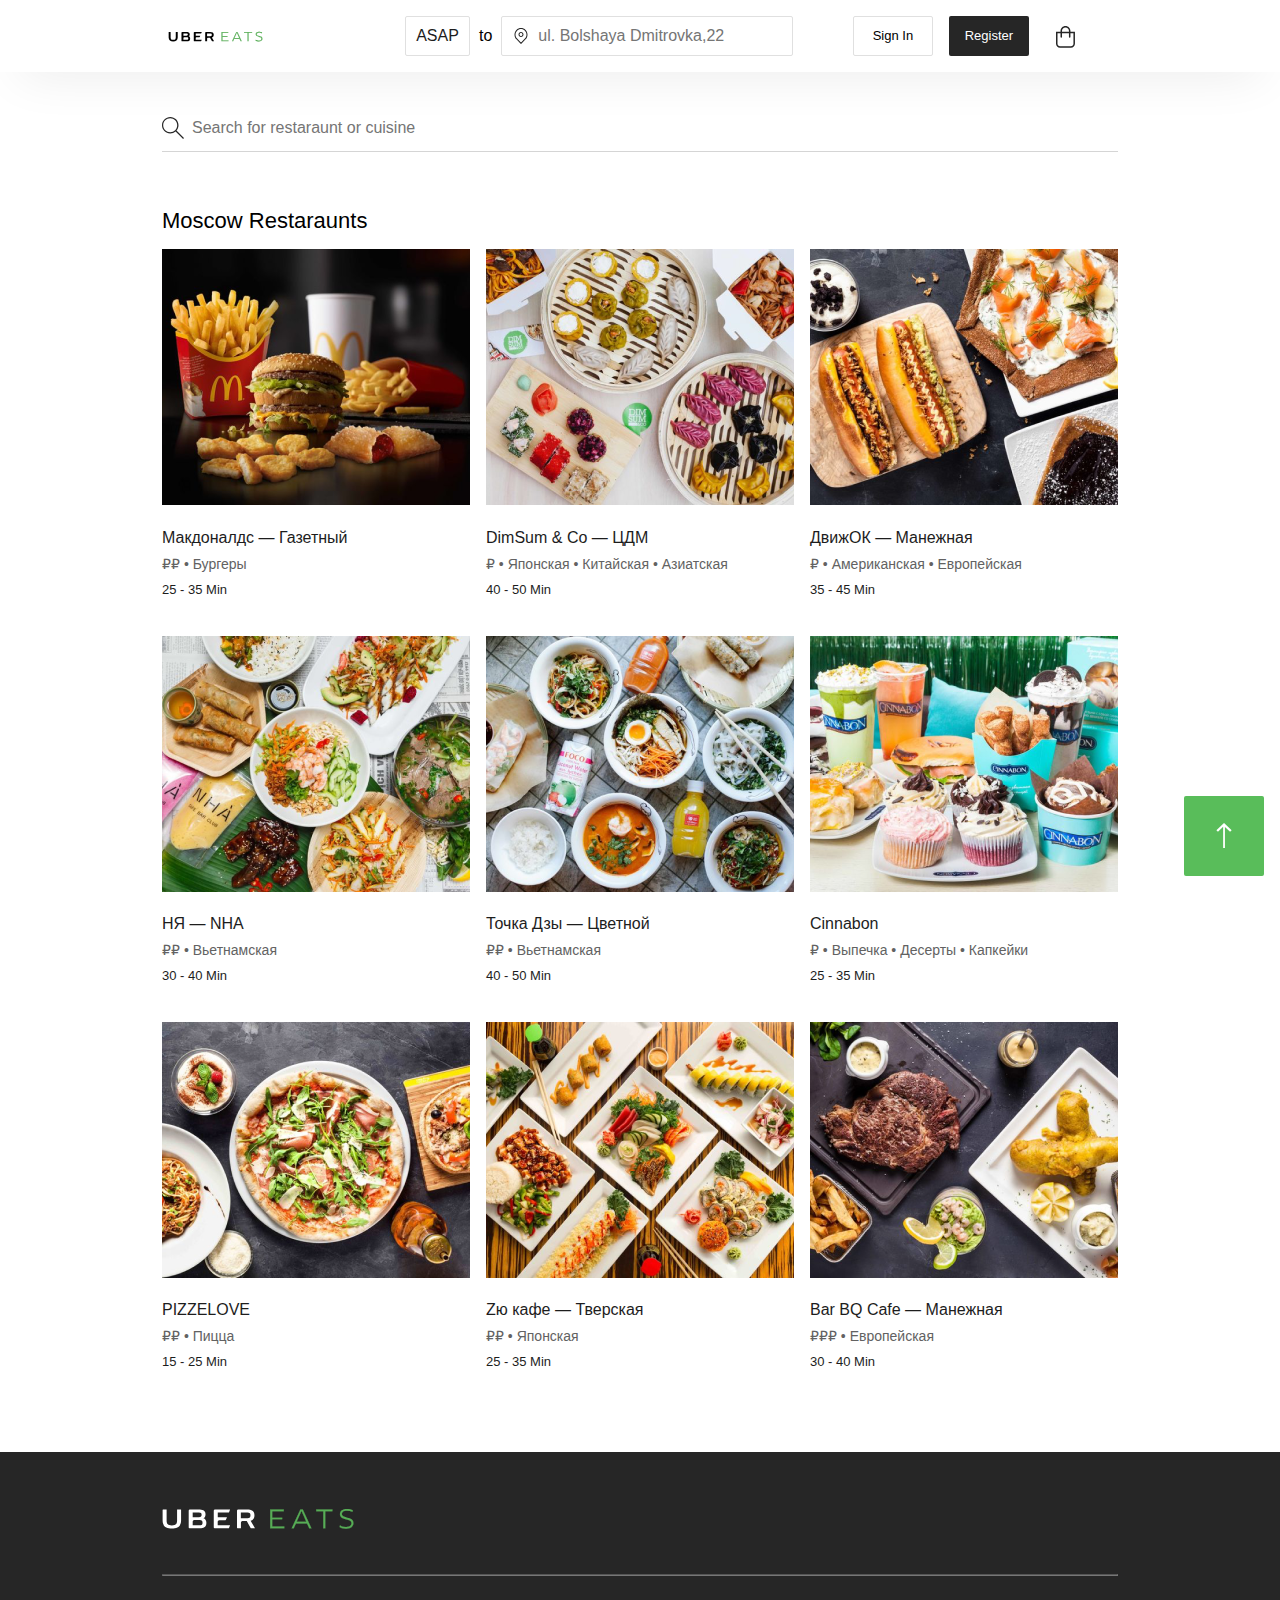
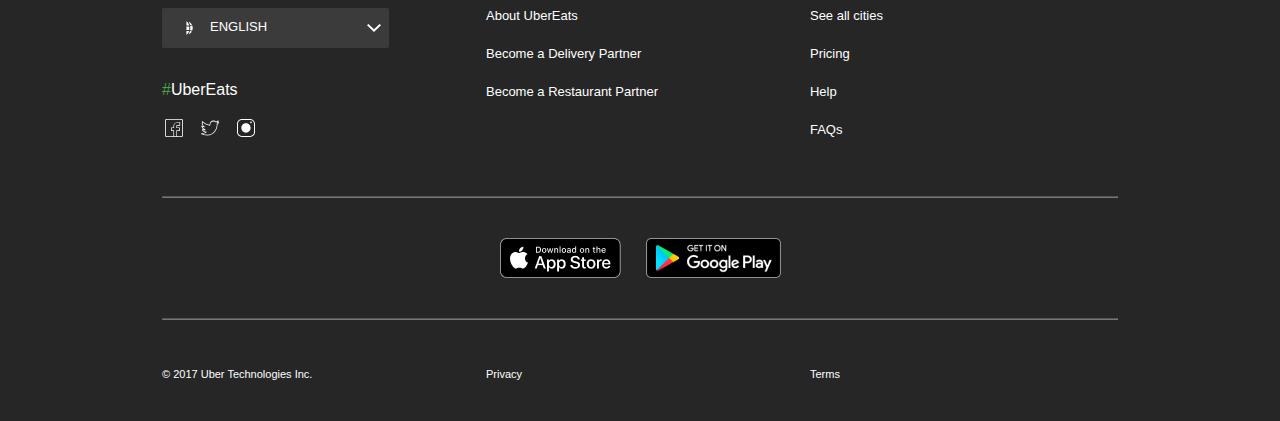
<file: index.html>
<!DOCTYPE html>
<html>

<head>
    <meta charset="UTF-8">
    <meta name="viewport" content="width=device-width, initial-scale=1.0">
    <meta http-equiv="X-UA-Compatible" content="ie=edge">
    <link rel="stylesheet" href="css/stores_style.css">
    <link rel="stylesheet" href="css/normalize.css">
    <title>UberEats Stores</title>
</head>

<body>
    <header class="header">
        <div class="container">
            <div class="row">

                <div class="col-xs-4 col-sm-2 col-md-3">
                    <div class="main-logo">
                        <img class="main-logo__image" src="images/logo-black.svg" alt="">
                    </div>
                </div>

                <div class="col-sm-6 col-md-5">
                    <div class="location location--visibility">
                        <form class="location__time-form" action="">
                            <select class="location__time-select" name="ASAP">
                                <option value="ASAP">ASAP</option>
                            </select>
                        </form>
                        <span class="location__destination">to</span>

                        <form action="">
                            <input class="location__input" type="text" name="first_name" placeholder="ul. Bolshaya Dmitrovka,22">
                        </form>
                    </div>
                </div>

                <div class="col-xs-6 col-sm-3 col-md-4">
                    <div class="button-area">
                        <button class="button button--sign_in">Sign In</button>
                        <button class="button button--register button--margin">Register</button>
                        <div class="basket">
                            <a class="basket-link" href="">
                                <img src="images/basket.svg" alt="">
                            </a>
                        </div>
                    </div>
                </div>
            </div>
        </div>
    </header>

    <section>
        <div class="container">
            <div class="row">
                <div class="col-xs-12 col-sm-12 col-md-12">
                    <form>
                        <input class="search-form search-form--margin" type="search" placeholder="Search for restaraunt or cuisine">
                    </form>
                </div>

                <div class="col-xs-12">
                    <div class="location location--mobile-visibility">
                        <form class="location__time-form-mobile" action="-">

                            <label class="location_label " for="-">When
                                <select class="location__time-select location--margin" name="ASAP">
                                    <option value="ASAP">ASAP</option>
                                </select>
                            </label>


                            <label class="location_label  location__label--margin">To
                                <input class="location__input location--margin" type="text" name="first_name" placeholder="ul. Bolshaya Dmitrovka,22">
                            </label>
                        </form>
                    </div>
                </div>
    </section>

    <main class="restaraunt-list">
        <div class="container">
            <div class="row">
                <div class="col-xs-12 col-sm-12 col-md-12">
                    <h1 class="restaraunt-list__name">Moscow Restaraunts</h1>
                </div>


                <div class="col-xs-12 col-sm-6 col-md-4">
                    <div class="restaraunt-item">
                        <img class="restaraunt-item__photo" src="images/mac.png" alt="">
                        <h2 class="restaraunt-item__title">Макдоналдс — Газетный</h2>
                        <h3 class="restaraunt-item__type">₽₽ • Бургеры</h3>
                        <h4 class="restaraunt-item__time">25 - 35 Min</h4>
                    </div>
                </div>





                <div class="col-xs-12 col-sm-6 col-md-4">
                    <div class="restaraunt-item">
                        <img class="restaraunt-item__photo" src="images/dimsum.png" alt="">
                        <h2 class="restaraunt-item__title">DimSum & Co — ЦДМ</h2>
                        <h3 class="restaraunt-item__type">₽ • Японская • Китайская • Азиатская</h3>
                        <h4 class="restaraunt-item__time">40 - 50 Min</h4>
                    </div>
                </div>

                <div class="col-xs-12 col-sm-6 col-md-4">
                    <div class="restaraunt-item">
                        <img class="restaraunt-item__photo" src="images/dvijok.png" alt="">
                        <h2 class="restaraunt-item__title">ДвижОК — Манежная</h2>
                        <h3 class="restaraunt-item__type">₽ • Американская • Европейская</h3>
                        <h4 class="restaraunt-item__time">35 - 45 Min</h4>
                    </div>
                </div>

                <div class="col-xs-12 col-sm-6 col-md-4">
                    <div class="restaraunt-item">
                        <img class="restaraunt-item__photo" src="images/nya.png" alt="">
                        <h2 class="restaraunt-item__title">НЯ — NHA</h2>
                        <h3 class="restaraunt-item__type">₽₽ • Вьетнамская</h3>
                        <h4 class="restaraunt-item__time">30 - 40 Min</h4>
                    </div>
                </div>

                <div class="col-xs-12 col-sm-6 col-md-4">
                    <div class="restaraunt-item">
                        <img class="restaraunt-item__photo" src="images/tochka.png" alt="">
                        <h2 class="restaraunt-item__title">Точка Дзы — Цветной</h2>
                        <h3 class="restaraunt-item__type">₽₽ • Вьетнамская</h3>
                        <h4 class="restaraunt-item__time">40 - 50 Min</h4>
                    </div>
                </div>

                <div class="col-xs-12 col-sm-6 col-md-4">
                    <div class="restaraunt-item">
                        <img class="restaraunt-item__photo" src="images/cinnabon.png" alt="">
                        <h2 class="restaraunt-item__title">Cinnabon</h2>
                        <h3 class="restaraunt-item__type">₽ • Выпечка • Десерты • Капкейки</h3>
                        <h4 class="restaraunt-item__time">25 - 35 Min</h4>
                    </div>
                </div>

                <div class="col-xs-12 col-sm-6 col-md-4">
                    <div class="restaraunt-item">
                        <img class="restaraunt-item__photo" src="images/pizzalove.png" alt="">
                        <h2 class="restaraunt-item__title">PIZZELOVE</h2>
                        <h3 class="restaraunt-item__type">₽₽ • Пицца</h3>
                        <h4 class="restaraunt-item__time">15 - 25 Min</h4>
                    </div>
                </div>

                <div class="col-xs-12 col-sm-6 col-md-4">
                    <div class="restaraunt-item">
                        <img class="restaraunt-item__photo" src="images/zyu.png" alt="">
                        <h2 class="restaraunt-item__title">Zю кафе — Тверская</h2>
                        <h3 class="restaraunt-item__type">₽₽ • Японская</h3>
                        <h4 class="restaraunt-item__time">25 - 35 Min</h4>
                    </div>
                </div>

                <div class="col-xs-12 col-sm-6 col-md-4">
                    <div class="restaraunt-item">
                        <img class="restaraunt-item__photo" src="images/bbq.png" alt="">
                        <h2 class="restaraunt-item__title">Bar BQ Cafe — Манежная</h2>
                        <h3 class="restaraunt-item__type">₽₽₽ • Европейская</h3>
                        <h4 class="restaraunt-item__time">30 - 40 Min</h4>
                    </div>
                </div>

            </div>
        </div>
    </main>


    <footer class="footer footer--margin">
        <div class="container">
            <div class="row">
                <div class="col-xs-12 col-sm-12 col-md-12">
                    <div class="secondary-logo secondary-logo--margin">
                        <img src="images/white-logo.svg" alt="">
                    </div>
                    <hr class="break break--margin-first">
                </div>


                <div class="col-xs-12 col-sm-4 col-md4">
                    <div class="language-form">
                        <select class="language-form__select" name="ENGLISH">
                            <option value="ENGLISH">ENGLISH</option>
                        </select>
                    </div>

                    <p class="uber-hashtag">
                        <span class="uber-hashtag_color">#</span>UberEats</p>

                    <div class="uber-social-icons">
                        <a class="uber-social-icons__facebook uber-social-icons_item" href="#"></a>
                        <a class="uber-social-icons__twitter uber-social-icons_item" href="#"></a>
                        <a class="uber-social-icons__instagram uber-social-icons_item" href="#"></a>
                    </div>
                </div>

                <div class="col-xs-12 col-sm-4 col-md">
                    <a class="footer__link" href="#">About UberEats</a>
                    <a class="footer__link" href="#">Become a Delivery Partner</a>
                    <a class="footer__link" href="#">Become a Restaurant Partner</a>
                </div>

                <div class="col-xs-12 col-sm-4 col-md">
                    <a class="footer__link" href="#">See all cities</a>
                    <a class="footer__link" href="#">Pricing</a>
                    <a class="footer__link" href="#">Help</a>
                    <a class="footer__link" href="#">FAQs</a>
                </div>

                <div class="col-xs-12">
                    <hr class="break break--margin-second">

                    <div class="footer-download">
                        <a class="download-apple" href="#"></a>
                        <a class="download-android" href="#"></a>
                    </div>

                    <hr class="break break--margin-second">
                </div>
                <div class="col-xs-12 col-sm-4">
                    <p class="information-section information-section--margin">© 2017 Uber Technologies Inc.</p>
                </div>
                <div class="col-xs-12 col-sm-4">
                    <a class="information-section information-section--margin" href="#">Privacy</a>
                </div>
                <div class="col-xs-12 col-sm-4">
                    <a class="information-section information-section--margin " href="#">Terms</a>
                </div>
            </div>
        </div>
    </footer>
    <a class="scroll-up-btn" href="#top"></a>
</body>

</html>
</file>
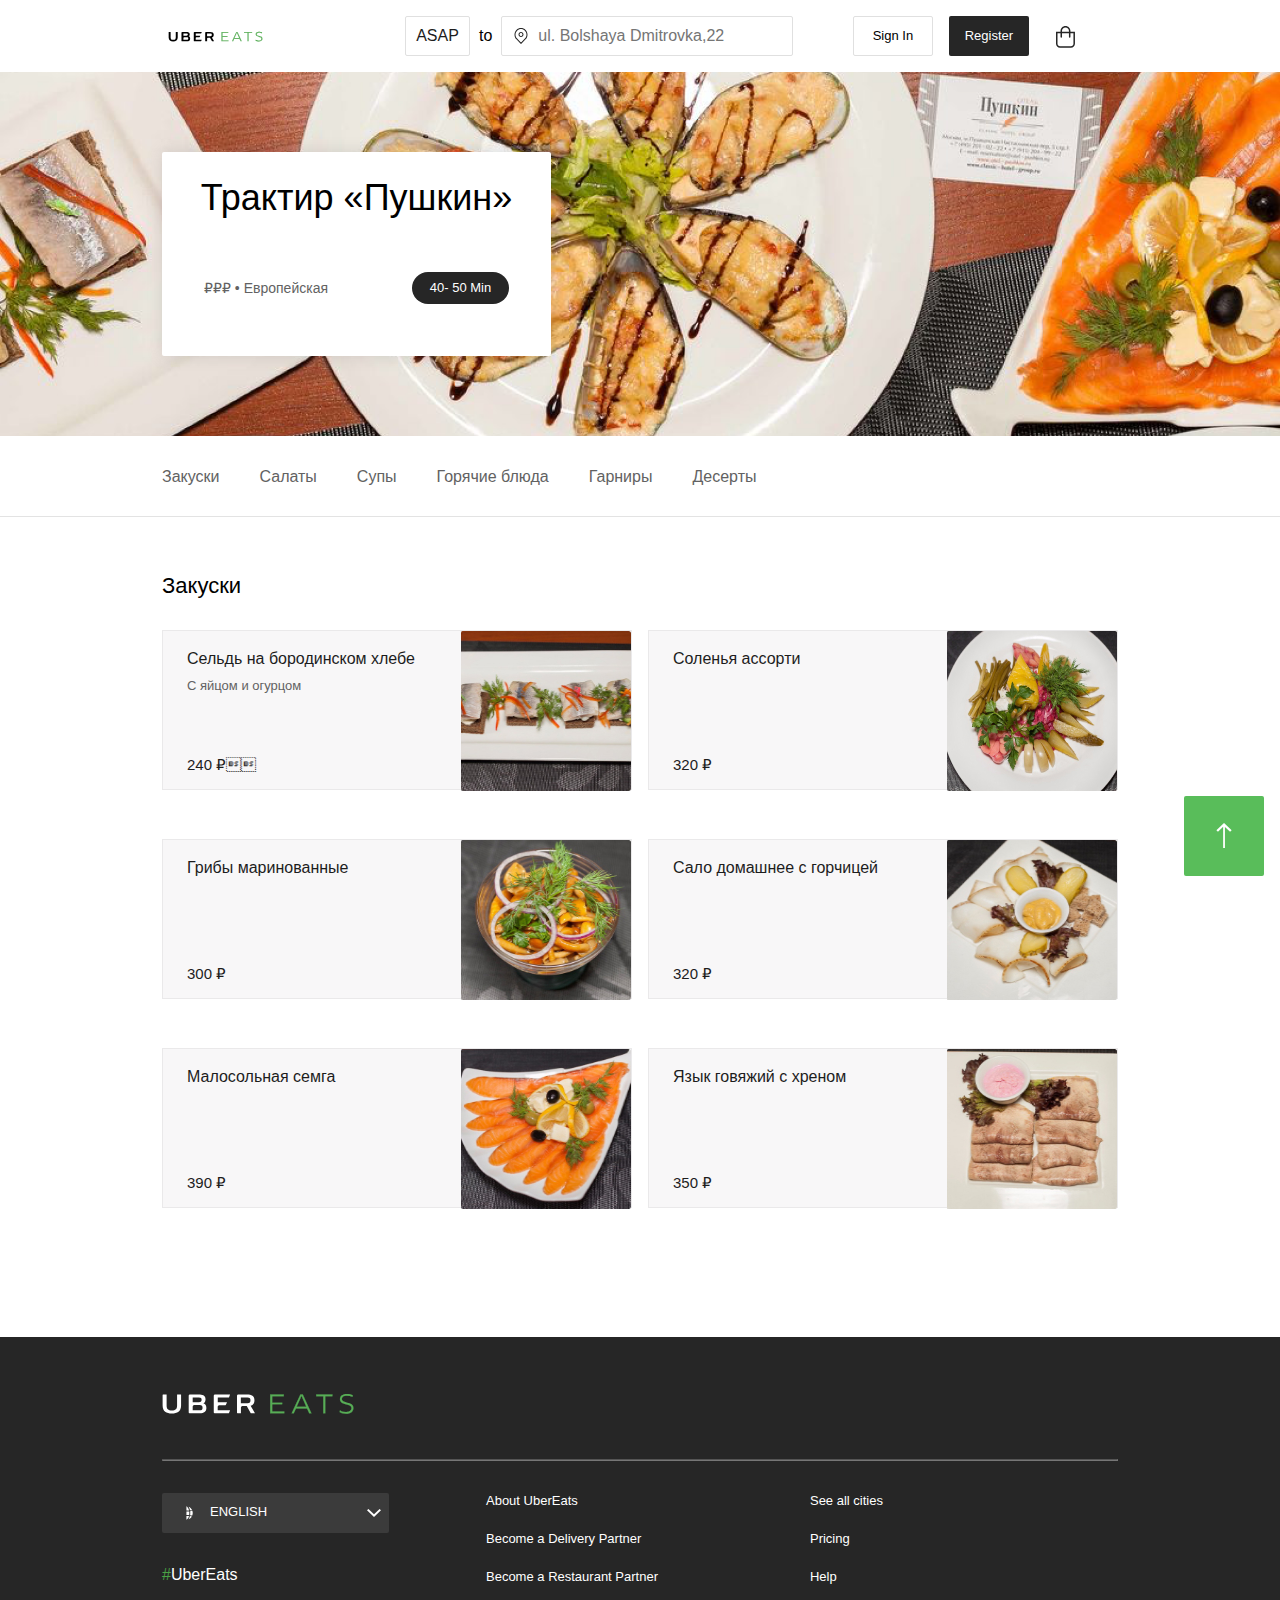
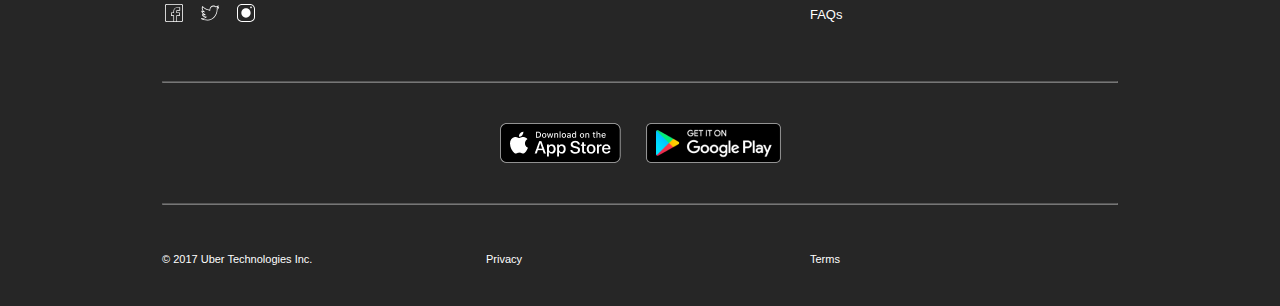
<file: uber-restaraunt.html>
<!DOCTYPE html>

<head>
    <meta charset="UTF-8">
    <meta name="viewport" content="width=device-width, initial-scale=1.0">
    <meta http-equiv="X-UA-Compatible" content="ie=edge">
    <link rel="stylesheet" href="css/restaraunt_style.css">
    <link rel="stylesheet" href="css/normalize.css">
    <link rel="shortcut icon" href="./favicon.ico" type="image/x-icon">
    <title>UberEats Restaraunt</title>
</head>

<body>


</body>

<body>
    <header class="header">
        <div class="container">
            <div class="row">

                <div class="col-xs-4 col-sm-2 col-md-3">
                    <div class="main-logo">
                        <img class="main-logo__image" src="images/logo-black.svg" alt="">
                    </div>
                </div>

                <div class="col-sm-6 col-md-5">
                    <div class="location location--visibility">
                        <form class="location__time-form" action="">
                            <select class="location__time-select" name="ASAP">
                                <option value="ASAP">ASAP</option>
                            </select>
                        </form>
                        <span class="location__destination">to</span>

                        <form action="">
                            <input class="location__input" type="text" name="first_name" placeholder="ul. Bolshaya Dmitrovka,22">
                        </form>
                    </div>
                </div>

                <div class="col-xs-6 col-sm-3 col-md-4">
                    <div class="button-area">
                        <button class="button button--sign_in">Sign In</button>
                        <button class="button button--register button--margin">Register</button>
                        <div class="basket">
                            <a class="basket-link" href="">
                                <img src="images/basket.svg" alt="">
                            </a>
                        </div>
                    </div>
                </div>
            </div>
        </div>
    </header>


    <section>
        <div class="restaraunt-main">
            <div class="container">
                <div class="row">

                    <div class="col-xs-12 col-sm-7 col-md-5">
                        <div class="restaraunt-main-card">
                            <h1 class="restaraunt-main-card-name">Трактир «Пушкин»</h1>
                            <div class="restaraunt-main-card-info">
                                <h2 class="restaraunt-main-card-type">₽₽₽ • Европейская</h2>
                                <div class="restaraunt-main-card-time">
                                    <h3 class="restaraunt-main-card-time__item">40- 50 Min</h3>
                                </div>
                            </div>
                        </div>
                    </div>

                </div>
            </div>
        </div>
    </section>

    <nav class="navigation">
        <div class="container">
            <div class="row">
                <div class="col-sm-12 col-md-12">
                    <div class="food-type-menu">
                        <h3 class="food-type-menu__item">Закуски</h3>
                        <h3 class="food-type-menu__item">Салаты</h3>
                        <h3 class="food-type-menu__item">Супы</h3>
                        <h3 class="food-type-menu__item">Горячие блюда</h3>
                        <h3 class="food-type-menu__item">Гарниры</h3>
                        <h3 class="food-type-menu__item">Десерты</h3>
                    </div>
                </div>
            </div>
        </div>
    </nav>

    <section class="food-type">
        <div class="container">
            <div class="row">
                <div class="col-xs-12">
                    <h2 class="food-type__text">Закуски</h2>
                    <hr class="food-type__break">
                </div>
            </div>
        </div>
    </section>


    <section>
        <div class="container">
            <div class="row">
                <div class="col-sm-12">
                    <h2 class="food-type-medium">Закуски</h2>
                </div>
                <div class="col-xs-12 col-md-6">
                    <div class="food-card-item">
                        <div class="food-card">
                            <h4 class="food-card-name">Сельдь на бородинском хлебе</h4>
                            <h5 class="food-card-description">С яйцом и огурцом</h5>
                            <h6 class="food-card-price food-card-price-info">240 ₽</h6>
                        </div>
                        <img class="food-card-photo" src="images/menu_1.jpg" alt="">
                    </div>
                </div>

                <div class="col-xs-12 col-md-6">
                    <div class="food-card-item">
                        <div class="food-card">
                            <h4 class="food-card-name">Соленья ассорти</h4>
                            <h5 class="food-card-description"></h5>
                            <h6 class="food-card-price">320 ₽</h6>
                        </div>
                        <img class="food-card-photo" src="images/menu_2.jpg" alt="">
                    </div>
                </div>

                <div class="col-xs-12 col-md-6">
                    <div class="food-card-item">
                        <div class="food-card">
                            <h4 class="food-card-name">Грибы маринованные</h4>
                            <h5 class="food-card-description"></h5>
                            <h6 class="food-card-price">300 ₽</h6>
                        </div>
                        <img class="food-card-photo" src="images/menu_3.jpg" alt="">
                    </div>
                </div>

                <div class="col-xs-12 col-md-6">
                    <div class="food-card-item">
                        <div class="food-card">
                            <h4 class="food-card-name">Сало домашнее с горчицей</h4>
                            <h5 class="food-card-description"></h5>
                            <h6 class="food-card-price">320 ₽</h6>
                        </div>
                        <img class="food-card-photo" src="images/menu_4.jpg" alt="">
                    </div>
                </div>

                <div class="col-xs-12 col-md-6">
                    <div class="food-card-item">
                        <div class="food-card">
                            <h4 class="food-card-name">Малосольная семга</h4>
                            <h5 class="food-card-description"></h5>
                            <h6 class="food-card-price">390 ₽</h6>
                        </div>
                        <img class="food-card-photo" src="images/menu_5.jpg" alt="">
                    </div>
                </div>

                <div class="col-xs-12 col-md-6">
                    <div class="food-card-item">
                        <div class="food-card">
                            <h4 class="food-card-name">Язык говяжий с хреном</h4>
                            <h5 class="food-card-description"></h5>
                            <h6 class="food-card-price">350 ₽</h6>
                        </div>
                        <img class="food-card-photo" src="images/menu_6.jpg" alt="">
                    </div>
                </div>

            </div>
        </div>
    </section>


    <footer class="footer footer--margin">
        <div class="container">
            <div class="row">
                <div class="col-xs-12 col-sm-12 col-md-12">
                    <div class="secondary-logo secondary-logo--margin">
                        <img src="images/white-logo.svg" alt="">
                    </div>
                    <hr class="break break--margin-first">
                </div>


                <div class="col-xs-12 col-sm-4 col-md4">
                    <div class="language-form">
                        <select class="language-form__select" name="ENGLISH">
                            <option value="ENGLISH">ENGLISH</option>
                        </select>
                    </div>

                    <p class="uber-hashtag">
                        <span class="uber-hashtag_color">#</span>UberEats</p>

                    <div class="uber-social-icons">
                        <a class="uber-social-icons__facebook uber-social-icons_item" href="#"></a>
                        <a class="uber-social-icons__twitter uber-social-icons_item" href="#"></a>
                        <a class="uber-social-icons__instagram uber-social-icons_item" href="#"></a>
                    </div>
                </div>

                <div class="col-xs-12 col-sm-4 col-md">
                    <a class="footer__link" href="#">About UberEats</a>
                    <a class="footer__link" href="#">Become a Delivery Partner</a>
                    <a class="footer__link" href="#">Become a Restaurant Partner</a>
                </div>

                <div class="col-xs-12 col-sm-4 col-md">
                    <a class="footer__link" href="#">See all cities</a>
                    <a class="footer__link" href="#">Pricing</a>
                    <a class="footer__link" href="#">Help</a>
                    <a class="footer__link" href="#">FAQs</a>
                </div>

                <div class="col-xs-12">
                    <hr class="break break--margin-second">

                    <div class="footer-download">
                        <a class="download-apple" href="#"></a>
                        <a class="download-android" href="#"></a>
                    </div>

                    <hr class="break break--margin-second">
                </div>
                <div class="col-xs-12 col-sm-4">
                    <p class="information-section information-section--margin">© 2017 Uber Technologies Inc.</p>
                </div>
                <div class="col-xs-12 col-sm-4">
                    <a class="information-section information-section--margin" href="#">Privacy</a>
                </div>
                <div class="col-xs-12 col-sm-4">
                    <a class="information-section information-section--margin " href="#">Terms</a>
                </div>
            </div>
        </div>
    </footer>
    <a class="scroll-up-btn" href="#top"></a>

    </html>
</file>
<file: css/stores_style.css>
* {
  box-sizing: border-box;
  font-family: "Roboto", sans-serif;
  font-weight: normal;
}


/*Классы сетки*/

.container {
  max-width: 976px;
  padding-right: 8px;
  padding-left: 8px;
  margin-left: auto;
  margin-right: auto;
  box-sizing: border-box;
}

@media (min-width: 768px) {
  .container {
    width: 768px;
  }
}

@media (min-width: 992px) {
  .container {
    width: 972px;
  }
}

.row {
  display: flex;
  flex-wrap: wrap;
  margin-left: -8px;
  margin-right: -8px;
}


.col-xs-1,
.col-xs-2,
.col-xs-3,
.col-xs-4,
.col-xs-5,
.col-xs-6,
.col-xs-7,
.col-xs-8,
.col-xs-9,
.col-xs-10,
.col-xs-11,
.col-xs-12 {
  padding-left: 8px;
  padding-right: 8px;
  box-sizing: border-box;
}

.col-xs-1 { flex-basis: 8.3333% }
.col-xs-2 { flex-basis: 16.6666% }
.col-xs-3 { flex-basis: 24.9999% }
.col-xs-4 { flex-basis: 33.3333% }
.col-xs-5 { flex-basis: 41.6665% }
.col-xs-6 { flex-basis: 49.9998% }
.col-xs-7 { flex-basis: 58.3331% }
.col-xs-8 { flex-basis: 66.6664% }
.col-xs-9 { flex-basis: 74.9997% }
.col-xs-10 { flex-basis: 83.3333% }
.col-xs-11 { flex-basis: 91.6663% }
.col-xs-12 { flex-basis: 100% }

@media (min-width: 768px) {
  .col-sm-1,
  .col-sm-2,
  .col-sm-3,
  .col-sm-4,
  .col-sm-5,
  .col-sm-6,
  .col-sm-7,
  .col-sm-8,
  .col-sm-9,
  .col-sm-10,
  .col-sm-11,
  .col-sm-12 {
    padding-left: 8px;
    padding-right: 8px;
    box-sizing: border-box;
  }

  .col-sm-1 { flex-basis: 8.3333% }
  .col-sm-2 { flex-basis: 16.6666% }
  .col-sm-3 { flex-basis: 24.9999% }
  .col-sm-4 { flex-basis: 33.3333% }
  .col-sm-5 { flex-basis: 41.6665% }
  .col-sm-6 { flex-basis: 49.9998% }
  .col-sm-7 { flex-basis: 58.3331% }
  .col-sm-8 { flex-basis: 66.6664% }
  .col-sm-9 { flex-basis: 74.9997% }
  .col-sm-10 { flex-basis: 83.3333% }
  .col-sm-11 { flex-basis: 91.6663% }
  .col-sm-12 { flex-basis: 100% }
}

@media (min-width: 992px) {
  .col-md-1,
  .col-md-2,
  .col-md-3,
  .col-md-4,
  .col-md-5,
  .col-md-6,
  .col-md-7,
  .col-md-8,
  .col-md-9,
  .col-md-10,
  .col-md-11,
  .col-md-12 {
    padding-left: 8px;
    padding-right: 8px;
    box-sizing: border-box;
  }

  .col-md-1 { flex-basis: 8.3333% }
  .col-md-2 { flex-basis: 16.6666% }
  .col-md-3 { flex-basis: 24.9999% }
  .col-md-4 { flex-basis: 33.3333% }
  .col-md-5 { flex-basis: 41.6665% }
  .col-md-6 { flex-basis: 49.9998% }
  .col-md-7 { flex-basis: 58.3331% }
  .col-md-8 { flex-basis: 66.6664% }
  .col-md-9 { flex-basis: 74.9997% }
  .col-md-10 { flex-basis: 83.3333% }
  .col-md-11 { flex-basis: 91.6663% }
  .col-md-12 { flex-basis: 100% }
}


/*___Хедер___*/

.header {
  display: flex;
  height: 72px;
  max-width: auto;
  align-items: center;
  box-shadow: rgba(0,0,0,0.1) 0px 20px 50px -20px;
}

/*___Лого___*/

.main-logo {
  display: flex;
  align-items: center;
  height: 40px;
}

.main-logo__image {
  width: 107px;
  height: 11px;
}

@media (min-width: 972px) {
  .header-logo-img {
    width: 121px;
    height: 13px;
  }
}



/*___Выбор локации___*/
.location--visibility {
  display: none;
}

@media (min-width: 768px) {
  .location--visibility {
    display: flex;
    justify-content: flex-start;
    align-content: center;
  }
}

.location--mobile-visibility {
  display: flex;
  margin-top: 24px;
}

@media (min-width: 768px) {
  .location--mobile-visibility {
    display: none;
  }
}

.location__time-form-mobile {
  display: flex;
  flex-direction: row;
  align-items: center;
}

.location__time-form {
  display: flex;
}


.location__time-select {
  height: 40px;
  width: 65px;
  background-color: white;
  appearance: none;
  -moz-appearance: none;
  -ms-progress-appearance: none;
  -webkit-appearance: none;
  border: 1px solid #E0E0E0;
  border-radius: 2px;
  line-height: 24px;
  color: #1D1D1D;
  text-align: center;
  font-size: 13px;
  text-align-last: center;
}

@media (min-width: 768px) {
  .location__time-select  {
    width: 57px;
  }
}

@media (min-width: 992px) {
  .location__time-select  {
    width: 65px;
    font-size: 16px;
  }
}

.location--margin { margin-top: 8px; }


.location__destination {
  display: inline-flex;
  align-items: center;
  margin-left: 10px;
  margin-right: 10px;
  font-size: 13px;
  font-weight: 300;
}

@media (min-width: 992px) {
  .location__destination { 
    margin-left: 9px;
    margin-right: 9px;
    font-size: 16px;
  }
}

.location__input {
  display: inline-flex;
  justify-content: center;
  width: 227px;
  height: 40px;
  padding-left: 36px;
  -moz-appearance: none;
  -ms-progress-appearance: none;
  -webkit-appearance: none;
  border: 1px solid #E0E0E0;
  border-radius: 2px;
  color: #1D1D1D;
  font-size: 13px;
  background: url("../images/location.svg") no-repeat 12px;
}

@media (min-width: 992px) {
  .location__input {
    width: 292px;
    font-size: 16px;
  }
}

.location_label {
  display: flex;
  flex-direction: column;
  margin-bottom: 8px;
  margin-right: 16px;
  font-size: 13px;
  line-height: 13px;
  color: #626262;
}

.location__label--margin {
  margin-right: 0px;
}


/*___Кнопки___*/

.button-area {
  display: flex;
  justify-content: center;
  align-items: center;
}

.button {
  width: 72px;
  height: 40px;
  border-radius: 2px;
  font-weight: 500;
  font-size: 13px;
  -moz-appearance: none;
  -ms-progress-appearance: none;
  -webkit-appearance: none;
}

@media (min-width: 768px) {
  .button {
    width: 80px;
  }
}

.button--sign_in {
  border: 1px solid #E0E0E0;
  background: #FFF;
}

.button--register{
  border: none;
  background-color: #262626;
  color:  #FFFFFF;
}

.button--margin {margin-left: 12px;}

@media (min-width: 768px) {
  .button--margin {
    margin-left: 16px;
    margin-right: 27px;
  }
}

.basket {
  display: none;
  width: 19px;
  height: 22px;
}

@media (min-width: 768px) {
  .basket {
    display: flex;
  }
}



/*___main section___*/


/*___Поле поиска ресторана___*/
.search-form {
  padding-left: 30px;
  width: 100%;
  height: 48px;
  border: none;
  border-bottom: 1px solid;
  border-bottom-color: rgba(117, 117, 117, 0.3);
  font-size: 13px;
  color: rgba(98, 98, 98, 0.5);
  background: url("../images/search.svg") no-repeat 0px;
}

@media (min-width: 768px){
  .search-form{ font-size: 16px; }
}

.search-form--margin { margin-top: 32px; }


/*___Список Ресторанов___*/

.restaraunt-list__name {
  margin-top: 40px;
  font-size: 22px;
}

@media (min-width: 768px) {
  .restaraunt-list__name {
    margin-top: 56px;
    margin-bottom: -20px;
  }
}

.restaraunt-item {
  margin-top: 36px;
} 

.restaraunt-item__photo {
  height: 256px;
  width:100%;
  margin: 0px;
}


.restaraunt-item__title {
  margin: 0px;
  margin-top: 14px;
  font-size: 16px;
  line-height: 24px;
  color: #1D1D1D;
}

@media (min-width: 768px){
  .restaraunt-item__title  {
    margin-top: 16px;
  }
}


.restaraunt-item__type {
  font-size: 14px;
  line-height: 21px;
  color: #626262;
  margin: 0px;
  margin-top: 4px;
  margin-bottom: 4px;
}

.restaraunt-item__time {
  font-size: 13px;
  line-height: 21px;
  margin: 0px;
  color: #1D1D1D;
}


/*___Footer___*/

.footer { background-color: #262626;}

.footer--margin { margin-top: 48px;}

@media (min-width: 992px) {
  .footer--margin { margin-top: 80px; }
}

.secondary-logo--margin {
  margin-top: 56px;
  margin-bottom: 40px;
}

.break { opacity: 0.4; }

.break--margin-first { margin-bottom: 32px; }

.break--margin-second { margin-top: 17px; }

@media (min-width: 768px) {
  .second-break {
    margin-top: 25px;
  }
}

.language-form {
  margin-bottom: 32px;
  height: 40px;
  width: 173px;
  background-color: #3B3B3B;
  border-radius: 2px;
}

@media (min-width: 768px) {
  .language-form { width: 176px; }
}

@media (min-width: 992px) {
  .language-form { width: 227px; }
}



.language-form__select {
  display: flex;
  height: 40px;
  width: 227px;
  appearance: none;
  -moz-appearance: none;
  -ms-progress-appearance: none;
  -webkit-appearance: none;
  padding-left: 48px;
  border: none;
  font-size: 13px;
  color: #FFFFFF;
  background:url("/images/world.svg") no-repeat 24px, url("/images/arrow.svg") no-repeat 151px ;
}

@media (min-width: 768px) {
  .language-form__select {
    background:url("/images/world.svg") no-repeat 24px, url("/images/arrow.svg") no-repeat 154px ;}
}

@media (min-width: 992px) {
  .language-form__select {
    background:url("../images/world.svg") no-repeat 24px, url("../images/arrow.svg") no-repeat 205px ;}
}


.uber-hashtag {
  display: inline-flex;
  font-size: 16px;
  line-height: 19px;
  color: #FFFFFF;
  margin: 0;
}

.uber-hashtag_color {
  color: #49A144
}

.uber-social-icons {
  display: flex;
  margin-top: 17px;
  margin-bottom: 39px;
}
.uber-social-icons_item {
  height: 24px;
  width: 24px;
  margin-right: 12px;
}

.uber-social-icons__facebook {
  background: url("../images/facebook.svg") no-repeat;
}

.uber-social-icons__twitter {
  background: url("../images/twitter.svg") no-repeat;
}

.uber-social-icons__instagram {
  background: url("../images/instagram.svg") no-repeat;
}

.footer__link {
  display: flex;
  text-decoration: none;
  color: #FFFFFF;
  font-size: 13px;
  line-height: 15px;
  margin-bottom: 23px;
}



.footer-download {
  display: flex;
  justify-content: center;
  margin-top: 24px;
  margin-bottom: 24px;
}

@media (min-width: 768px) {
  .footer-download {
  margin-top: 40px;
  margin-bottom: 40px;
  }
}

.download-apple {
  background: url("../images/apple.png") no-repeat;
  width: 110px;
  height: 36px;
  margin-right: 25px;
  background-size: cover;
}

@media (min-width: 768px) {
  .download-apple {
    width: 121px;
    height: 40px
  }
}


.download-android {
  background: url("../images/android.png") no-repeat;
  width: 124px;
  height: 36px;
  background-size: cover;
}

@media (min-width: 768px) {
  .download-android {
    width: 135px;
    height: 40px
  }
}

.information-section {
  display: flex;
  text-decoration: none;
  color: #FFFFFF;
  font-size: 11px;
  line-height: 13px;
  
}

.information-section--margin { 
  margin-top: 24px;
}


@media (min-width: 768px) {
  .information-section--margin {
    margin-top: 40px;
    margin-bottom: 40px;
  }
}



.scroll-up-btn {
  width: 64px;
  height: 64px;
  position: fixed;
  right: 16px;
  bottom: 24px;
  background: #59BD5A url(../images/btn-up.svg) no-repeat center;
  border-radius: 2px;
}

@media (min-width: 768px) {
  .scroll-up-btn {
    width: 80px;
    height: 80px;
  }
}
</file>
<file: css/restaraunt_style.css>
* {
    box-sizing: border-box;
    font-family: 'Roboto', sans-serif;
    font-weight: normal;
    
  }
  
  
  /*Классы сетки*/
  
  .container {
    max-width: 976px;
    margin-left: auto;
    margin-right: auto;
    box-sizing: border-box;
    padding-right: 8px;
    padding-left: 8px;

  }
  
  @media (min-width: 768px) {
    .container {
      width: 768px;
    }
  }
  
  @media (min-width: 992px) {
    .container {
      width: 972px;
    }
  }
  
  .row {
    display: flex;
    flex-wrap: wrap;
    margin-left: -8px;
    margin-right: -8px;
  }
  
  
  .col-xs-1,
  .col-xs-2,
  .col-xs-3,
  .col-xs-4,
  .col-xs-5,
  .col-xs-6,
  .col-xs-7,
  .col-xs-8,
  .col-xs-9,
  .col-xs-10,
  .col-xs-11,
  .col-xs-12 {
    padding-left: 8px;
    padding-right: 8px;
    box-sizing: border-box;
  }
  
  .col-xs-1 { flex-basis: 8.3333% }
  .col-xs-2 { flex-basis: 16.6666% }
  .col-xs-3 { flex-basis: 24.9999% }
  .col-xs-4 { flex-basis: 33.3333% }
  .col-xs-5 { flex-basis: 41.6665% }
  .col-xs-6 { flex-basis: 49.9998% }
  .col-xs-7 { flex-basis: 58.3331% }
  .col-xs-8 { flex-basis: 66.6664% }
  .col-xs-9 { flex-basis: 74.9997% }
  .col-xs-10 { flex-basis: 83.3333% }
  .col-xs-11 { flex-basis: 91.6663% }
  .col-xs-12 { flex-basis: 100% }
  
  @media (min-width: 768px) {
    .col-sm-1,
    .col-sm-2,
    .col-sm-3,
    .col-sm-4,
    .col-sm-5,
    .col-sm-6,
    .col-sm-7,
    .col-sm-8,
    .col-sm-9,
    .col-sm-10,
    .col-sm-11,
    .col-sm-12 {
      padding-left: 8px;
      padding-right: 8px;
      box-sizing: border-box;
    }
  
    .col-sm-1 { flex-basis: 8.3333% }
    .col-sm-2 { flex-basis: 16.6666% }
    .col-sm-3 { flex-basis: 24.9999% }
    .col-sm-4 { flex-basis: 33.3333% }
    .col-sm-5 { flex-basis: 41.6665% }
    .col-sm-6 { flex-basis: 49.9998% }
    .col-sm-7 { flex-basis: 58.3331% }
    .col-sm-8 { flex-basis: 66.6664% }
    .col-sm-9 { flex-basis: 74.9997% }
    .col-sm-10 { flex-basis: 83.3333% }
    .col-sm-11 { flex-basis: 91.6663% }
    .col-sm-12 { flex-basis: 100% }
  }
  
  @media (min-width: 992px) {
    .col-md-1,
    .col-md-2,
    .col-md-3,
    .col-md-4,
    .col-md-5,
    .col-md-6,
    .col-md-7,
    .col-md-8,
    .col-md-9,
    .col-md-10,
    .col-md-11,
    .col-md-12 {
      padding-left: 8px;
      padding-right: 8px;
      box-sizing: border-box;
    }
  
    .col-md-1 { flex-basis: 8.3333% }
    .col-md-2 { flex-basis: 16.6666% }
    .col-md-3 { flex-basis: 24.9999% }
    .col-md-4 { flex-basis: 33.3333% }
    .col-md-5 { flex-basis: 41.6665% }
    .col-md-6 { flex-basis: 49.9998% }
    .col-md-7 { flex-basis: 58.3331% }
    .col-md-8 { flex-basis: 66.6664% }
    .col-md-9 { flex-basis: 74.9997% }
    .col-md-10 { flex-basis: 83.3333% }
    .col-md-11 { flex-basis: 91.6663% }
    .col-md-12 { flex-basis: 100% }
  }





/*___Хедер___*/

.header {
    display: flex;
    height: 72px;
    max-width: auto;
    align-items: center;
    box-shadow: rgba(0,0,0,0.1) 0px 20px 50px -20px;
  }
  
/*___Лого___*/

.main-logo {
  display: flex;
  height: 40px;
  align-items: center;
}

.main-logo__image {
  width: 107px;
  height: 11px;
}

@media (min-width: 972px) {
  .header-logo-img {
    width: 121px;
    height: 13px;
  }
}



/*___Выбор локации___*/
.location--visibility {
  display: none;
}

@media (min-width: 768px) {
  .location--visibility {
    display: flex;
    justify-content: flex-start;
    align-content: center;
  }
}

.location__time-form {
  display: flex;
}


.location__time-select {
  height: 40px;
  width: 65px;
  font-size: 13px;
  line-height: 24px;
  text-align: center;
  text-align-last: center;
  background-color: white;
  appearance: none;
  -moz-appearance: none;
  -ms-progress-appearance: none;
  -webkit-appearance: none;
  border: 1px solid #E0E0E0;
  border-radius: 2px;
  color: #1D1D1D;
}

@media (min-width: 768px) {
  .location__time-select  {
    width: 57px;
  }
}

@media (min-width: 992px) {
  .location__time-select  {
    width: 65px;
    font-size: 16px;
  }
}


.location__destination {
  display: inline-flex;
  align-items: center;
  margin-left: 10px;
  margin-right: 10px;
  font-size: 13px;
  font-weight: 300;
}

@media (min-width: 992px) {
  .location__destination { 
    margin-left: 9px;
    margin-right: 9px;
    font-size: 16px;
  }
}

.location__input {
  display: inline-flex;
  justify-content: center;
  width: 227px;
  height: 40px;
  -moz-appearance: none;
  -ms-progress-appearance: none;
  -webkit-appearance: none;
  border: 1px solid #E0E0E0;
  border-radius: 2px;
  color: #1D1D1D;
  font-size: 13px;
  background: url("../images/location.svg") no-repeat 12px;
  padding-left: 36px;
}

@media (min-width: 992px) {
  .location__input {
    width: 292px;
    font-size: 16px;
  }
}

.location_label {
  display: flex;
  flex-direction: column;
  margin-bottom: 8px;
  margin-right: 16px;
  font-size: 13px;
  line-height: 13px;
  color: #626262;
}

/*___Кнопки___*/

.button-area {
  display: flex;
  justify-content: center;
  align-items: center;
}

.button {
  width: 72px;
  height: 40px;
  font-weight: 500;
  font-size: 13px;
  border-radius: 2px;
  -moz-appearance: none;
  -ms-progress-appearance: none;
  -webkit-appearance: none;
}

@media (min-width: 768px) {
  .button {
    width: 80px;
  }
}

.button--sign_in {
  border: 1px solid #E0E0E0;
  background: #FFF;
}

.button--register {
  border: none;
  background-color: #262626;
  color:  #FFFFFF;
}

.button--margin {margin-left: 12px;}

@media (min-width: 768px) {
  .button--margin {
    margin-left: 16px;
    margin-right: 27px;
  }
}

.basket {
  display: none;
  width: 19px;
  height: 22px;
}

@media (min-width: 768px) {
  .basket {
    display: flex;
  }
}


  /*Main*/

.restaraunt-main {
    height: 364px;
    max-width: 100%; 
    background: url("../images/background-xs.png") no-repeat;
    background-size: cover;
    background-position: center center;
}

 @media (min-width: 768px) {
  .restaraunt-main {
    height: 364px;
    max-width: 100%; 
    background: url("../images/background-sm.png") no-repeat;
    background-size: cover;
    background-position: center center;
}
 }
 
 @media (min-width: 992px) {
  .restaraunt-main {
    height: 364px;
    max-width: 100%; 
    background: url("../images/background-md.png") no-repeat;
    background-size: cover;
    background-position: center center;
}
 }

  .restaraunt-main-card {
      display: flex;
      flex-direction: column;
      justify-content: space-around;
      height: 180px;
      margin-top: 131px;
      border-radius: 2px;
      background-color: #FFFFFF;
      box-shadow: 0px 0px 16px rgba(117,117,117,0.2);
  }

  @media (min-width: 768px) {
    .restaraunt-main-card {
      height: 204px;
      margin-top: 80px;
  }
  }

  .restaraunt-main-card-name {
    display: flex;
    align-self: center;
    font-size: 24px;
    line-height: 28px;
  }

  @media (min-width: 768px) {
    .restaraunt-main-card-name {
      margin-left: 48px;
      font-size: 36px;
      line-height: 42px;
      align-self: initial;
  }
  }

  @media (min-width: 992px) {
    .restaraunt-main-card-name {
      align-self: center;
      margin: 0;
  }
  }


  .restaraunt-main-card-info {
      display: flex;
      align-self: center;
      flex-direction: column;
      justify-content: space-between;
      margin-bottom: 24px;
  }

  @media (min-width: 768px) {
    .restaraunt-main-card-info {
      flex-direction: row;
      align-self: unset;
      justify-content: space-around;
    }
  }


  .restaraunt-main-card-type {
      font-size: 14px;
      line-height: 16px;
      color: #626262;
  }

  .restaraunt-main-card-time {
      display: flex;
      justify-content: center;
      align-items: center;
      align-self: center;
      width: 97px;
      height: 32px;
      border-radius: 16px;
      background-color: #262626;
  }
  .restaraunt-main-card-time__item {
      margin: 0;
      font-size: 13px;
      line-height: 15px;
      color: #FFFFFF;
  }

  .navigation {
    display: none;
    border-bottom: 1px solid rgba(117,117,117,0.2);
}

@media (min-width: 768px) {
  .navigation{
    display: flex;
  }
}

.food-type-menu {
  display: flex;
  align-items: center;
  height: 80px;
  background-color: #FFFFFF;
}

.food-type-menu__item {
  font-size: 16px;
  margin-right: 40px;
  line-height: 19px;
  text-align: left;
  color: #626262;
}

.food-type-menu__item:hover {
  color: #327430;
  cursor: default;
}

.food-type__text {
  margin:0;
  margin-top: 104px;
  font-size: 22px;
  line-height: 34px;
  text-align: center;
}

.food-type__break {
  margin-bottom: 43px;
  border: none;
  width: 50px;
  height: 1px;
  background-color: #757575;
}

@media (min-width: 768px) {
  .food-type{
    display: none;
  }
}


.food-type-medium {
  display: none;
  margin: 0;
  margin-top: 56px;
  margin-bottom: 32px;
  font-size: 22px;
}

@media (min-width: 768px) {
  .food-type-medium{ 
    display: flex;
  }
}


.food-card-item {
  display: flex;
  justify-content: left;
  border-bottom: 1px solid rgba(117,117,117,0.1);
  margin-bottom: 16px;
}

@media (min-width: 768px) { 
  .food-card-item {
    height: 160px;
    margin-bottom: 32px;
    border: 1px solid rgba(117,117,117,0.1);
    background-color: rgba(238,236,237,0.4);
  }
}

@media (min-width: 992px) {
  .food-card-item {
    margin-bottom: 49px;
  }
}


.food-card-name {
  margin: 0;
  font-size: 14px;
  line-height: 24px;
  color: #1D1D1D;

}

@media (min-width: 768px) {
  .food-card-name {
    margin-top: 16px;
    margin-left: 24px;
    font-size: 16px;
  }
}

.food-card-description {
  margin: 0;
  margin-top: 4px;
  font-size: 13px;
  line-height: 21px;
  color: #626262;
}

@media (min-width: 768px) {
  .food-card-description{
    margin-left: 24px;
  }
}

.food-card-price {
  margin: 0;
  margin-top: 41px;
  font-size: 15px;
  line-height: 21px;
  color: #1D1D1D;
}


@media (min-width: 768px) {
  .food-card-price {
    margin-left: 24px;
    margin-top: 83px;
  }
}


.food-card-price-info { margin-top: 16px; }


@media (min-width: 768px) {
  .food-card-price-info { margin-top: 58px; }
}

.food-card-photo {
  margin-left: auto;
  width: 102px;
  height: 102px;
}

@media (min-width: 768px) {
  .food-card-photo {
    width: 200px;
    height: 160px;
  }
}

@media (min-width: 992px) {
  .food-card-photo { width: 170px; }
}


/*___Footer___*/

.footer { background-color: #262626; }

.footer--margin { margin-top: 48px; }

@media (min-width: 992px) {
  .footer--margin { margin-top: 80px; }
}

.secondary-logo--margin {
  margin-top: 56px;
  margin-bottom: 40px;
}

.break { opacity: 0.4; }

.break--margin-first { margin-bottom: 32px; }

.break--margin-second { margin-top: 17px; }

@media (min-width: 768px) {
  .second-break { margin-top: 25px; }
}

.language-form {
  margin-bottom: 32px;
  height: 40px;
  width: 173px;
  background-color: #3B3B3B;
  border-radius: 2px;
}

@media (min-width: 768px) {
  .language-form { width: 176px; }
}

@media (min-width: 992px) {
  .language-form { width: 227px; }
}



.language-form__select {
  display: flex;
  height: 40px;
  width: 227px;
  padding-left: 48px;
  border: none;
  appearance: none;
  -moz-appearance: none;
  -ms-progress-appearance: none;
  -webkit-appearance: none;
  font-size: 13px;
  color: #FFFFFF;
  background:url("/images/world.svg") no-repeat 24px, url("/images/arrow.svg") no-repeat 151px ;
}

@media (min-width: 768px) {
  .language-form__select {
    background:url("/images/world.svg") no-repeat 24px, url("/images/arrow.svg") no-repeat 154px ;}
}

@media (min-width: 992px) {
  .language-form__select {
    background:url("../images/world.svg") no-repeat 24px, url("../images/arrow.svg") no-repeat 205px ;}
}


.uber-hashtag {
  display: inline-flex;
  font-size: 16px;
  line-height: 19px;
  color: #FFFFFF;
  margin: 0;
}

.uber-hashtag_color {
  color: #49A144
}

.uber-social-icons {
  display: flex;
  margin-top: 17px;
  margin-bottom: 39px;
}
.uber-social-icons_item {
  height: 24px;
  width: 24px;
  margin-right: 12px;
}

.uber-social-icons__facebook {
  background: url("../images/facebook.svg") no-repeat;
}

.uber-social-icons__twitter {
  background: url("../images/twitter.svg") no-repeat;
}

.uber-social-icons__instagram {
  background: url("../images/instagram.svg") no-repeat;
}

.footer__link {
  display: flex;
  text-decoration: none;
  color: #FFFFFF;
  font-size: 13px;
  line-height: 15px;
  margin-bottom: 23px;
}



.footer-download {
  display: flex;
  justify-content: center;
  margin-top: 24px;
  margin-bottom: 24px;
}

@media (min-width: 768px) {
  .footer-download {
  margin-top: 40px;
  margin-bottom: 40px;
  }
}

.download-apple {
  background: url("../images/apple.png") no-repeat;
  width: 110px;
  height: 36px;
  margin-right: 25px;
  background-size: cover;
}

@media (min-width: 768px) {
  .download-apple {
    width: 121px;
    height: 40px
  }
}


.download-android {
  background: url("../images/android.png") no-repeat;
  width: 124px;
  height: 36px;
  background-size: cover;
}

@media (min-width: 768px) {
  .download-android {
    width: 135px;
    height: 40px
  }
}

.information-section {
  display: flex;
  text-decoration: none;
  color: #FFFFFF;
  font-size: 11px;
  line-height: 13px;
  
}

.information-section--margin { 
  margin-top: 24px;
}


@media (min-width: 768px) {
  .information-section--margin {
    margin-top: 40px;
    margin-bottom: 40px;
  }
}



.scroll-up-btn {
  width: 64px;
  height: 64px;
  position: fixed;
  right: 16px;
  bottom: 24px;
  background: #59BD5A url(../images/btn-up.svg) no-repeat center;
  border-radius: 2px;
}

@media (min-width: 768px) {
  .scroll-up-btn {
    width: 80px;
    height: 80px;
  }
}
</file>
